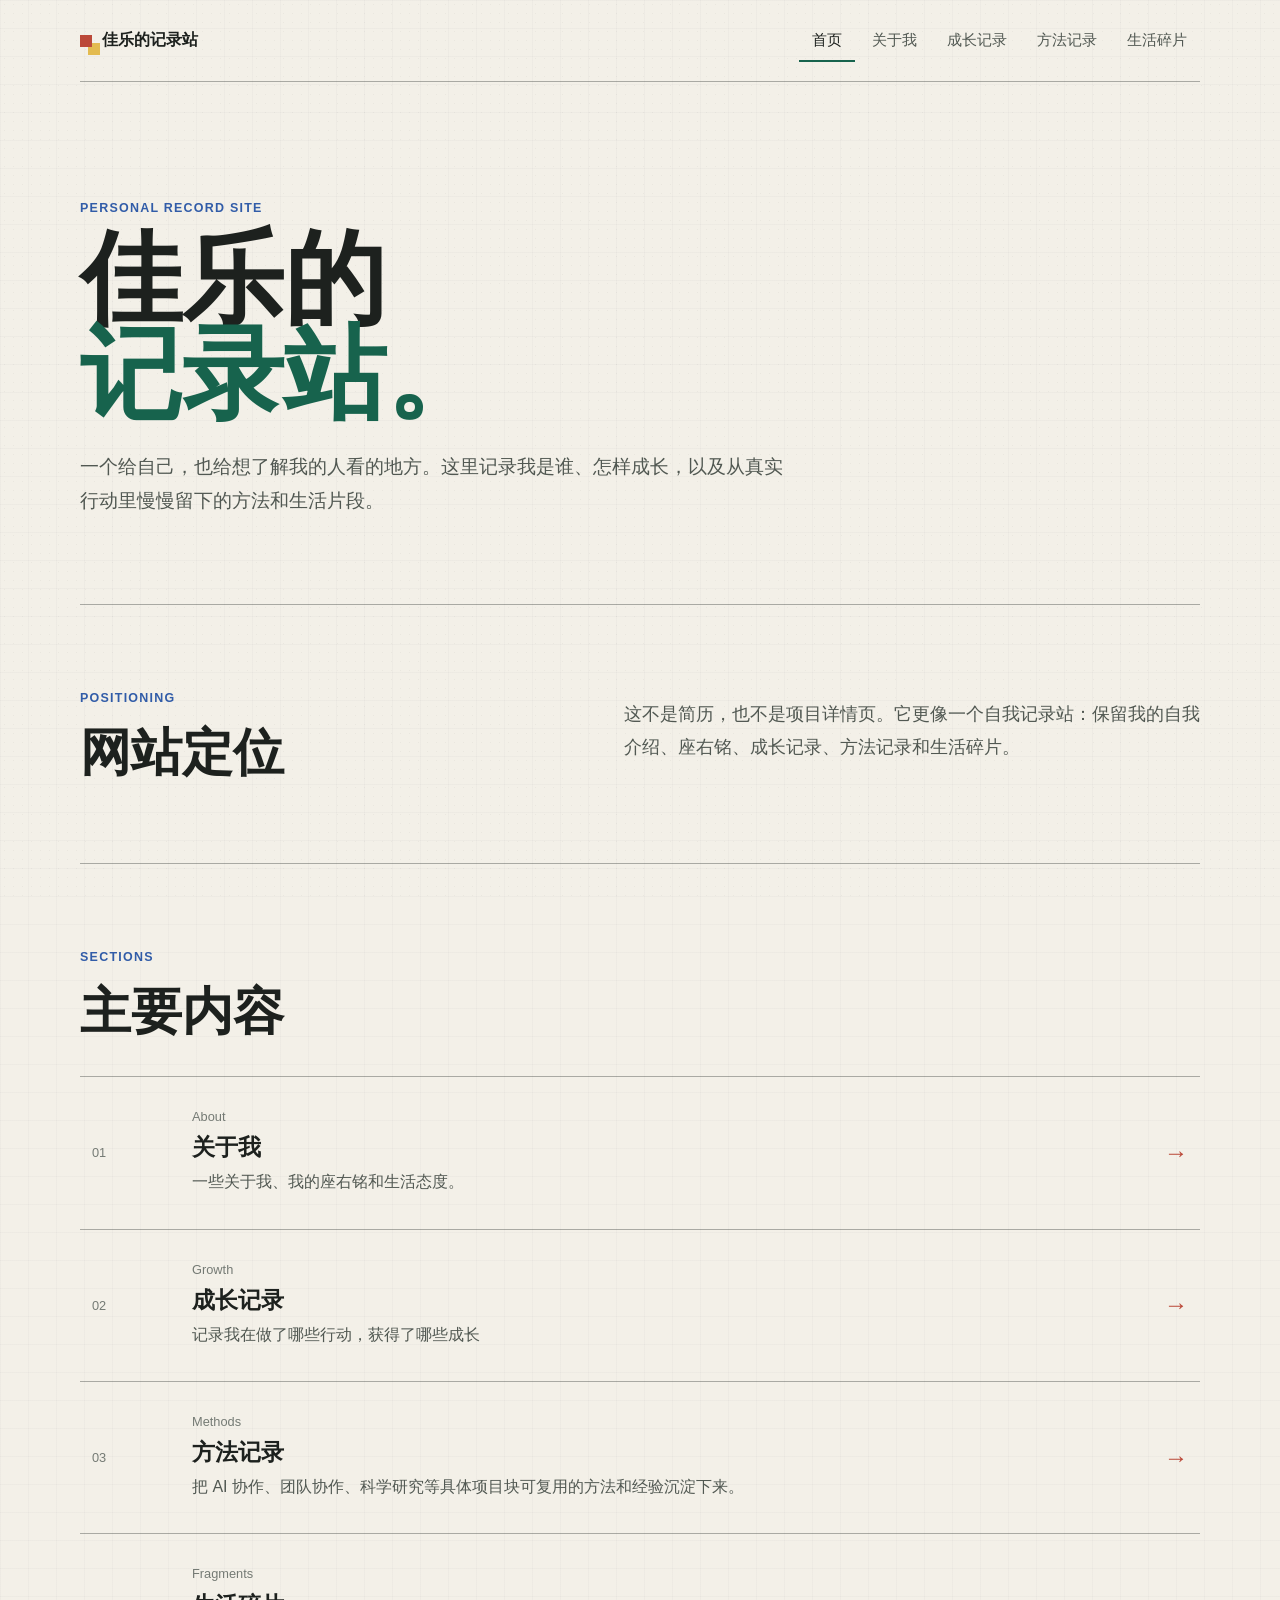
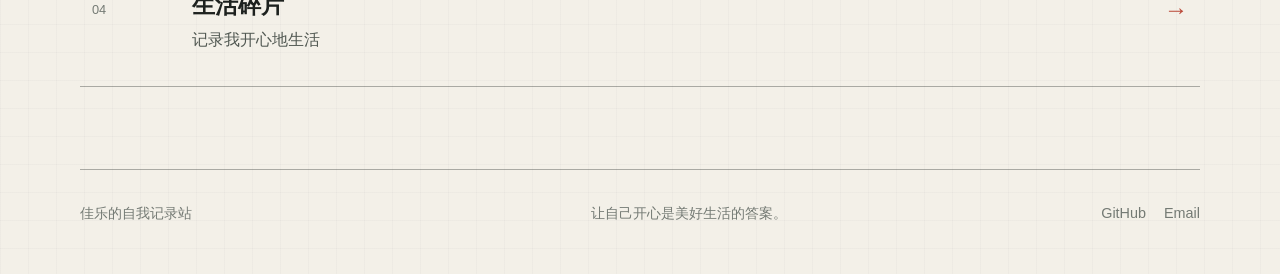
<file: index.html>
<!DOCTYPE html>
<html lang="zh-CN">
<head>
  <meta charset="UTF-8">
  <meta name="viewport" content="width=device-width, initial-scale=1.0">
  <meta name="description" content="佳乐的自我记录站，记录座右铭、努力、成果和生活碎片。">
  <title>佳乐的记录站</title>
  <link rel="stylesheet" href="css/styles.css">
</head>
<body data-page="home">
  <div class="grain" aria-hidden="true"></div>
  <div id="siteHeader"></div>

  <main>
    <section class="home-hero home-hero-simple shell">
      <div class="home-hero-copy" data-reveal>
        <p class="eyebrow">Personal record site</p>
        <h1>佳乐的<br><span>记录站。</span></h1>
        <p class="hero-summary">
          一个给自己，也给想了解我的人看的地方。这里记录我是谁、怎样成长，以及从真实行动里慢慢留下的方法和生活片段。
        </p>
      </div>
    </section>

    <section class="home-about shell section-rule" data-reveal>
      <div>
        <p class="eyebrow">Positioning</p>
        <h2>网站定位</h2>
      </div>
      <div class="prose-lead">
        <p>这不是简历，也不是项目详情页。它更像一个自我记录站：保留我的自我介绍、座右铭、成长记录、方法记录和生活碎片。</p>
      </div>
    </section>

    <section id="sections" class="path-section shell section-rule">
      <div class="section-heading" data-reveal>
        <p class="eyebrow">Sections</p>
        <h2>主要内容</h2>
      </div>
      <div class="path-grid">
        <a class="path-item" href="about.html" data-reveal>
          <span class="path-number">01</span>
          <div><p class="path-label">About</p><h3>关于我</h3><p>一些关于我、我的座右铭和生活态度。</p></div>
          <span class="path-arrow" aria-hidden="true">→</span>
        </a>
        <a class="path-item" href="efforts.html" data-reveal>
          <span class="path-number">02</span>
          <div><p class="path-label">Growth</p><h3>成长记录</h3><p>记录我在做了哪些行动，获得了哪些成长</p></div>
          <span class="path-arrow" aria-hidden="true">→</span>
        </a>
        <a class="path-item" href="results.html" data-reveal>
          <span class="path-number">03</span>
          <div><p class="path-label">Methods</p><h3>方法记录</h3><p>把 AI 协作、团队协作、科学研究等具体项目块可复用的方法和经验沉淀下来。</p></div>
          <span class="path-arrow" aria-hidden="true">→</span>
        </a>
        <a class="path-item" href="fragments.html" data-reveal>
          <span class="path-number">04</span>
          <div><p class="path-label">Fragments</p><h3>生活碎片</h3><p>记录我开心地生活</p></div>
          <span class="path-arrow" aria-hidden="true">→</span>
        </a>
      </div>
    </section>
  </main>

  <div id="siteFooter"></div>
  <script src="js/site.js"></script>
</body>
</html>
</file>
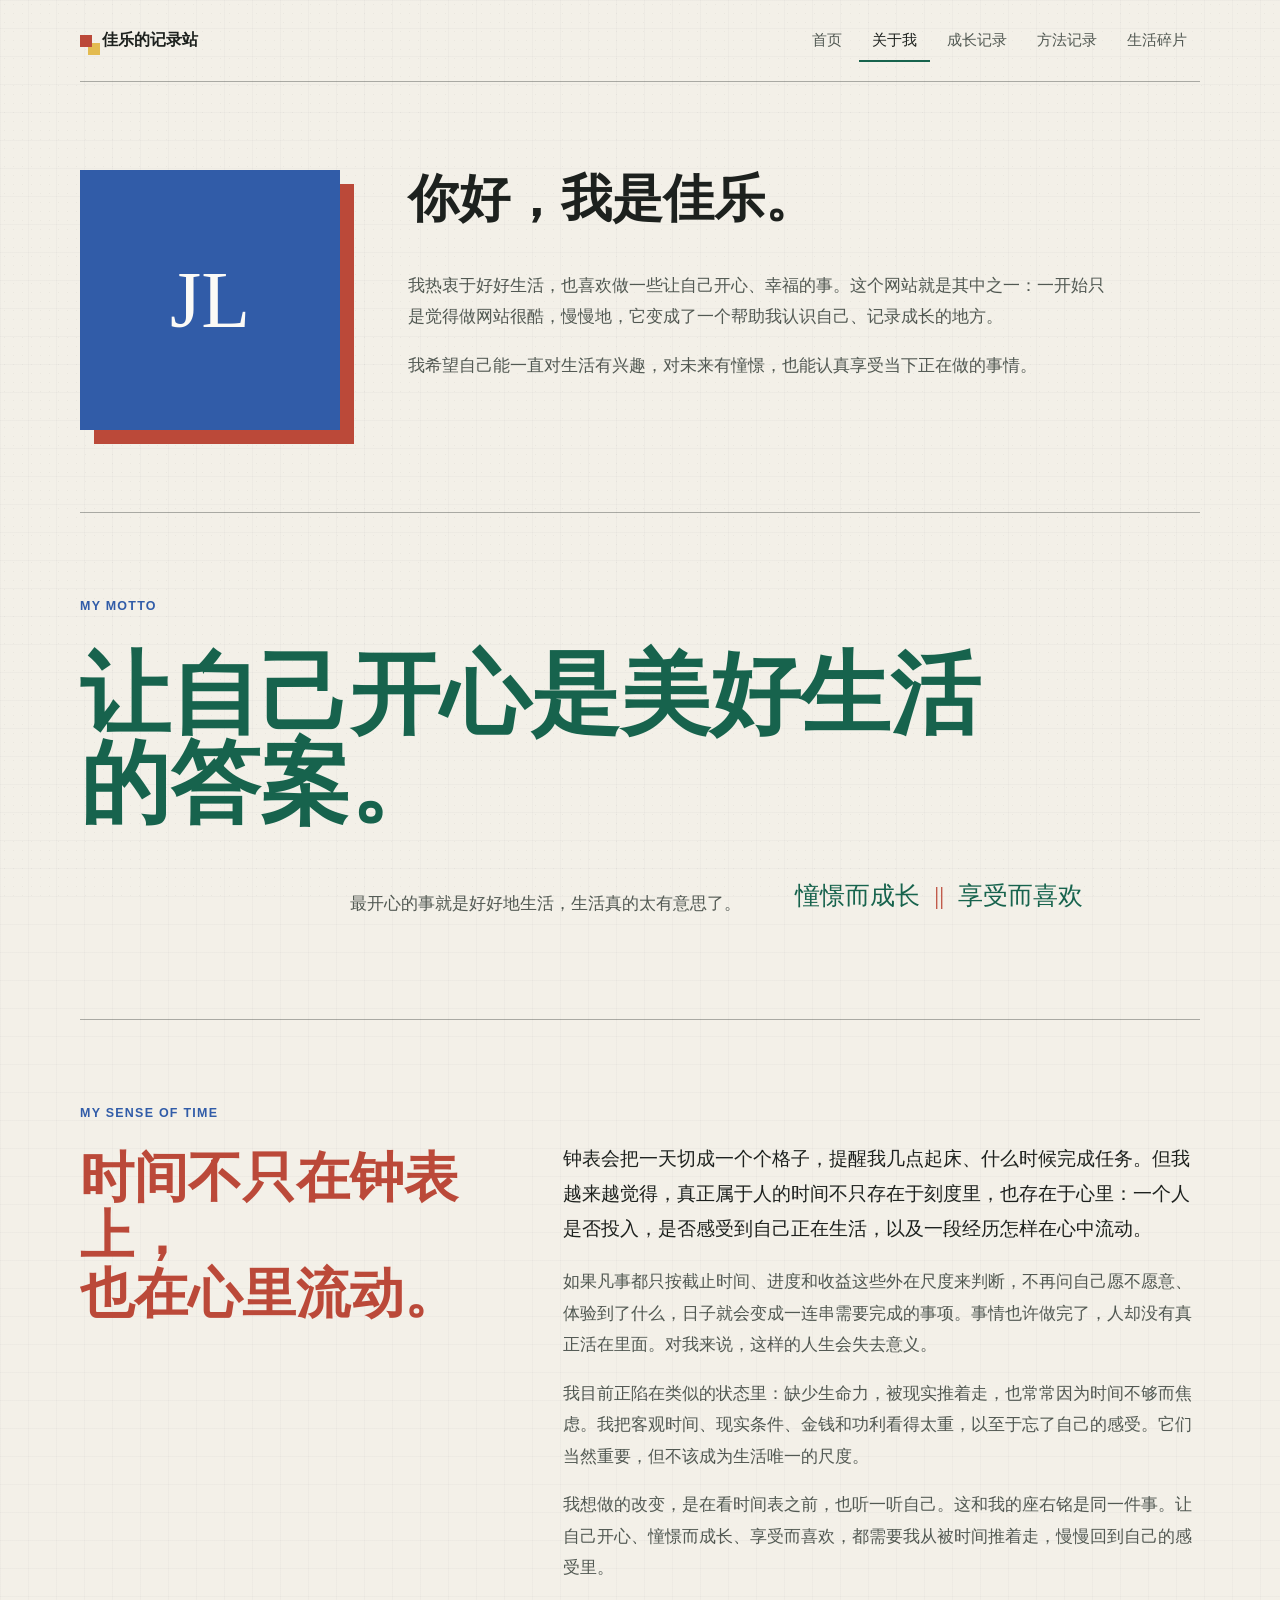
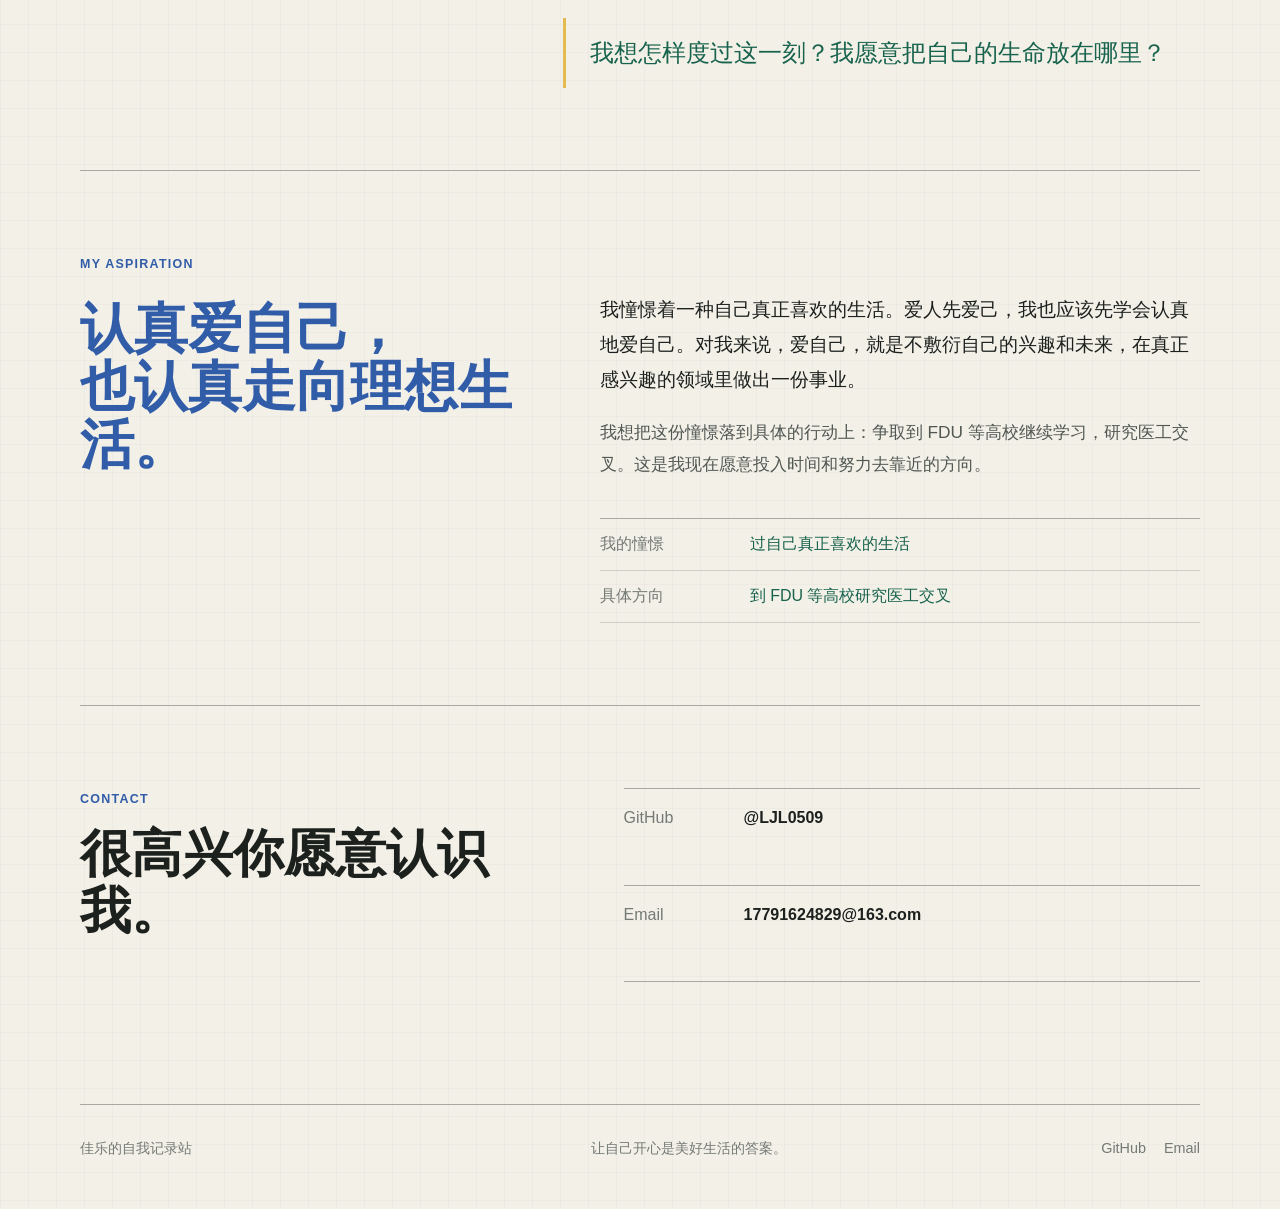
<file: about.html>
﻿<!DOCTYPE html>
<html lang="zh-CN">
<head>
  <meta charset="UTF-8">
  <meta name="viewport" content="width=device-width, initial-scale=1.0">
  <meta name="description" content="关于佳乐，以及这个个人记录站为什么存在。">
  <title>关于我 | 佳乐的记录站</title>
  <link rel="stylesheet" href="css/styles.css">
</head>
<body data-page="about">
  <div class="grain" aria-hidden="true"></div>
  <div id="siteHeader"></div>

  <main class="shell page-main">
    <section class="about-profile section-rule first-section" data-reveal>
      <div class="identity-mark" aria-hidden="true">JL</div>
      <div class="about-copy">
        <h2>你好，我是佳乐。</h2>
        <p>我热衷于好好生活，也喜欢做一些让自己开心、幸福的事。这个网站就是其中之一：一开始只是觉得做网站很酷，慢慢地，它变成了一个帮助我认识自己、记录成长的地方。</p>
        <p>我希望自己能一直对生活有兴趣，对未来有憧憬，也能认真享受当下正在做的事情。</p>
      </div>
    </section>

    <section class="motto-section section-rule" data-reveal>
      <p class="eyebrow">My motto</p>
      <blockquote>让自己开心是美好生活的答案。</blockquote>
      <div class="motto-explain motto-lines">
        <p>最开心的事就是好好地生活，生活真的太有意思了。</p>
        <p>憧憬而成长 <span aria-hidden="true">||</span> 享受而喜欢</p>
      </div>
    </section>

    <section class="time-view-section section-rule" data-reveal>
      <div class="time-view-heading">
        <p class="eyebrow">My sense of time</p>
        <h2>时间不只在钟表上，<br>也在心里流动。</h2>
      </div>
      <div class="time-view-copy">
        <p class="time-view-lead">钟表会把一天切成一个个格子，提醒我几点起床、什么时候完成任务。但我越来越觉得，真正属于人的时间不只存在于刻度里，也存在于心里：一个人是否投入，是否感受到自己正在生活，以及一段经历怎样在心中流动。</p>
        <p>如果凡事都只按截止时间、进度和收益这些外在尺度来判断，不再问自己愿不愿意、体验到了什么，日子就会变成一连串需要完成的事项。事情也许做完了，人却没有真正活在里面。对我来说，这样的人生会失去意义。</p>
        <p>我目前正陷在类似的状态里：缺少生命力，被现实推着走，也常常因为时间不够而焦虑。我把客观时间、现实条件、金钱和功利看得太重，以至于忘了自己的感受。它们当然重要，但不该成为生活唯一的尺度。</p>
        <p>我想做的改变，是在看时间表之前，也听一听自己。这和我的座右铭是同一件事。让自己开心、憧憬而成长、享受而喜欢，都需要我从被时间推着走，慢慢回到自己的感受里。</p>
        <p class="time-view-question">我想怎样度过这一刻？我愿意把自己的生命放在哪里？</p>
      </div>
    </section>

    <section class="aspiration-section section-rule" data-reveal>
      <div class="aspiration-heading">
        <p class="eyebrow">My aspiration</p>
        <h2>认真爱自己，<br>也认真走向理想生活。</h2>
      </div>
      <div class="aspiration-copy">
        <p>我憧憬着一种自己真正喜欢的生活。爱人先爱己，我也应该先学会认真地爱自己。对我来说，爱自己，就是不敷衍自己的兴趣和未来，在真正感兴趣的领域里做出一份事业。</p>
        <p>我想把这份憧憬落到具体的行动上：争取到 FDU 等高校继续学习，研究医工交叉。这是我现在愿意投入时间和努力去靠近的方向。</p>
        <dl class="aspiration-details">
          <div><dt>我的憧憬</dt><dd>过自己真正喜欢的生活</dd></div>
          <div><dt>具体方向</dt><dd>到 FDU 等高校研究医工交叉</dd></div>
        </dl>
      </div>
    </section>

    <section class="contact-section section-rule" data-reveal>
      <div>
        <p class="eyebrow">Contact</p>
        <h2>很高兴你愿意认识我。</h2>
      </div>
      <div class="contact-links">
        <a href="https://github.com/LJL0509" target="_blank" rel="noreferrer"><span>GitHub</span><strong>@LJL0509</strong></a>
        <a href="mailto:17791624829@163.com"><span>Email</span><strong>17791624829@163.com</strong></a>
      </div>
    </section>
  </main>

  <div id="siteFooter"></div>
  <script src="js/site.js"></script>
</body>
</html>
</file>
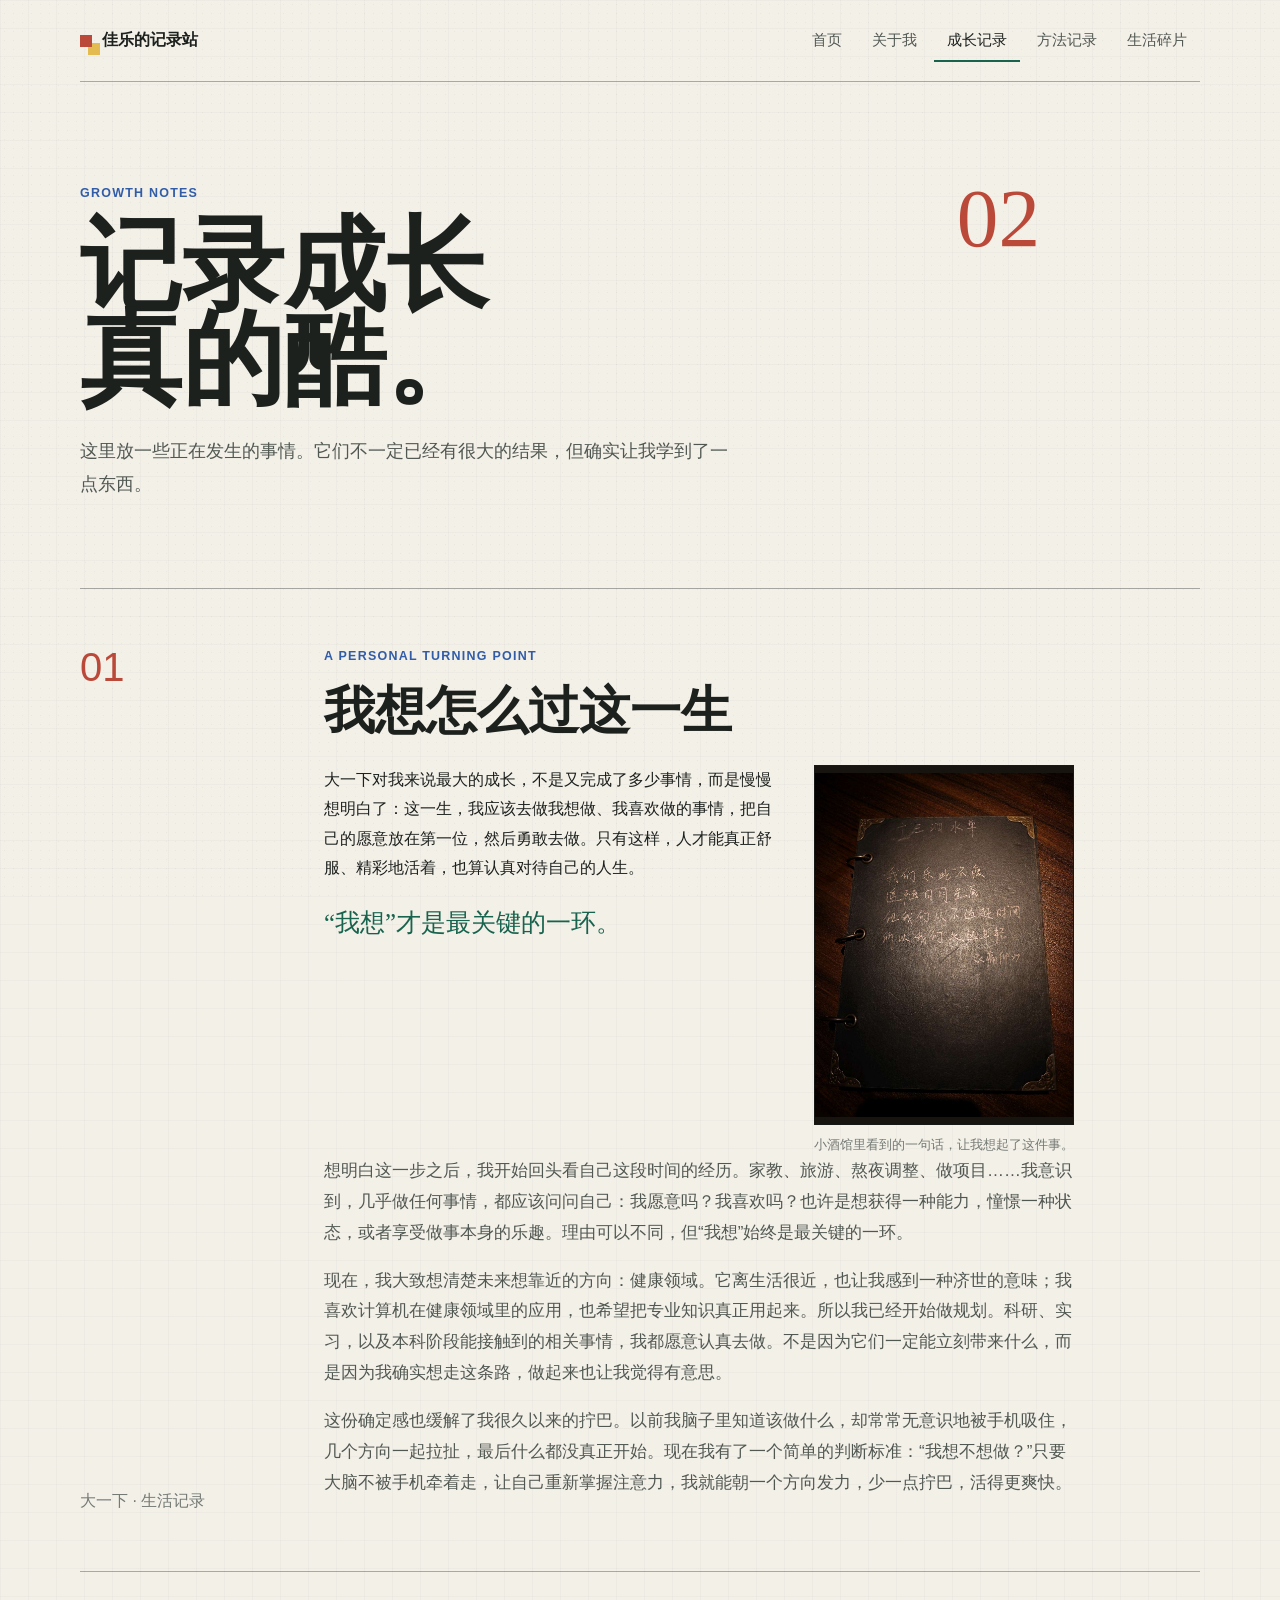
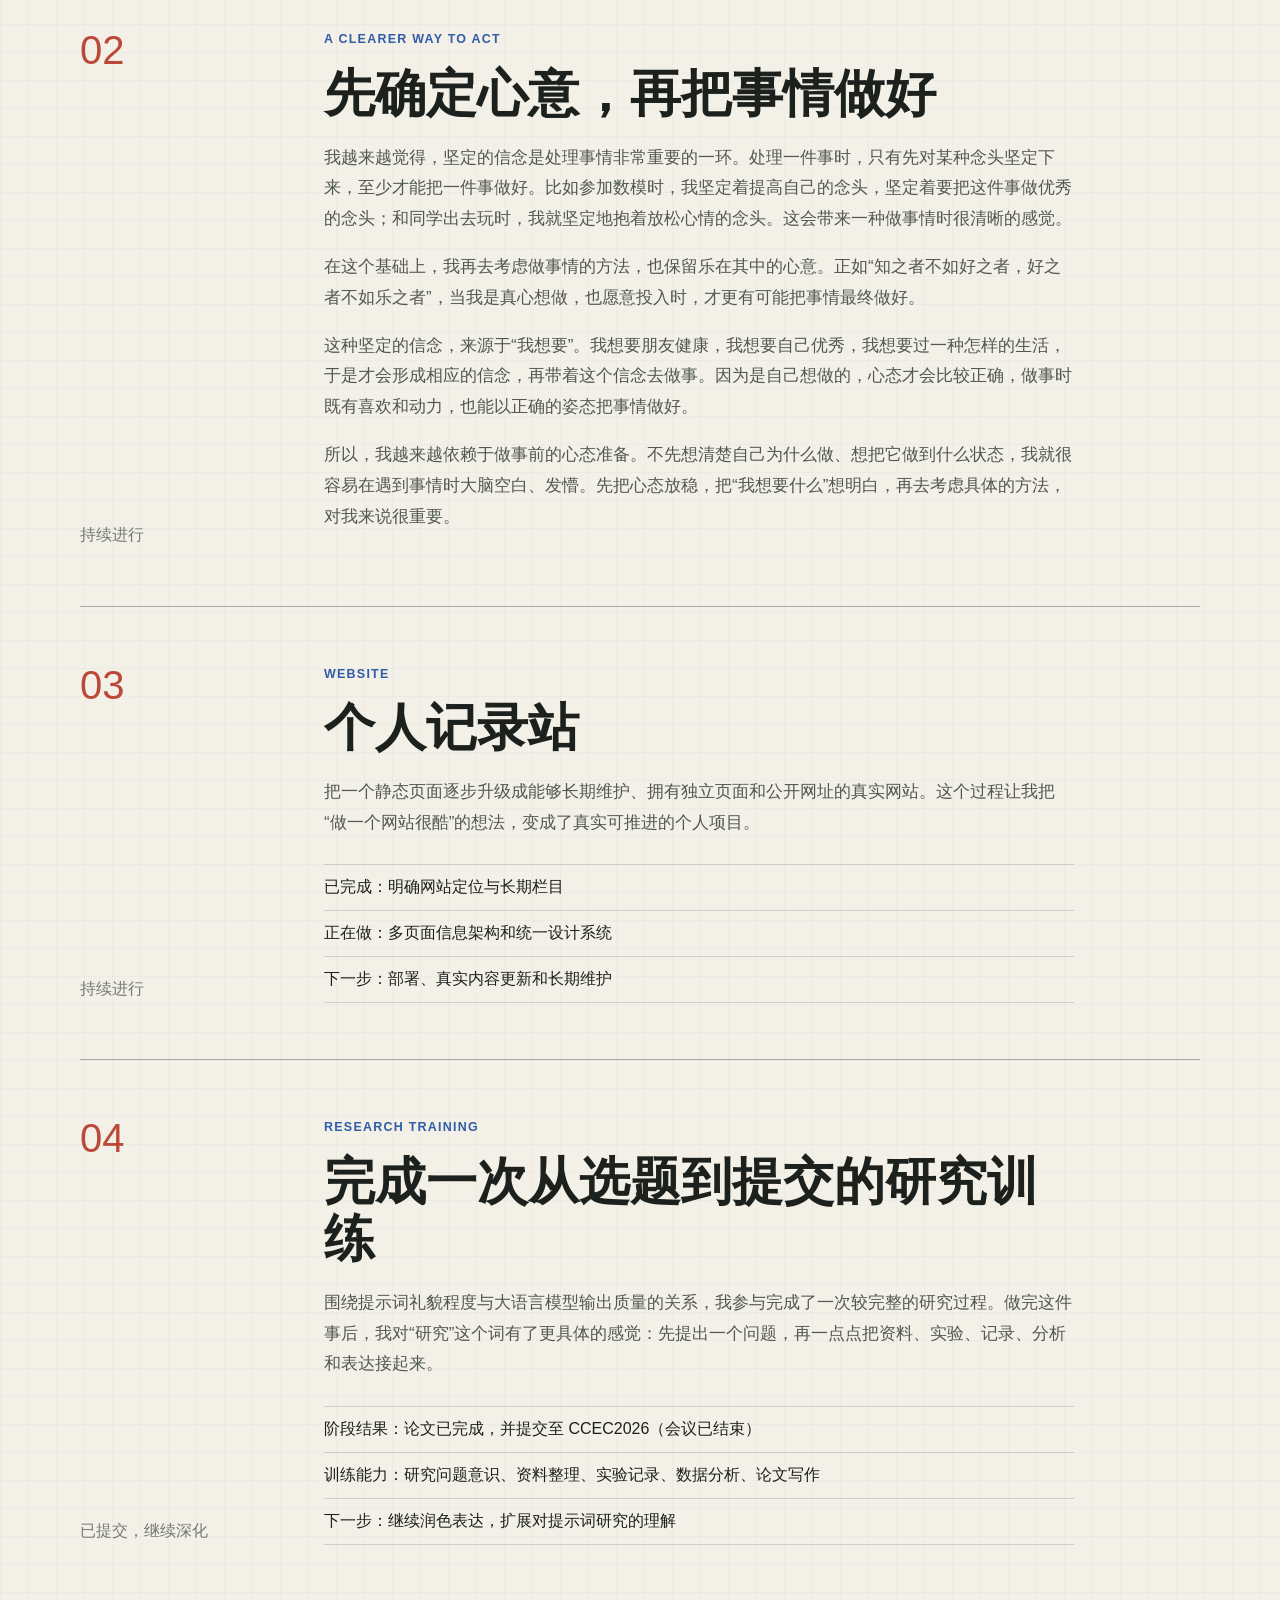
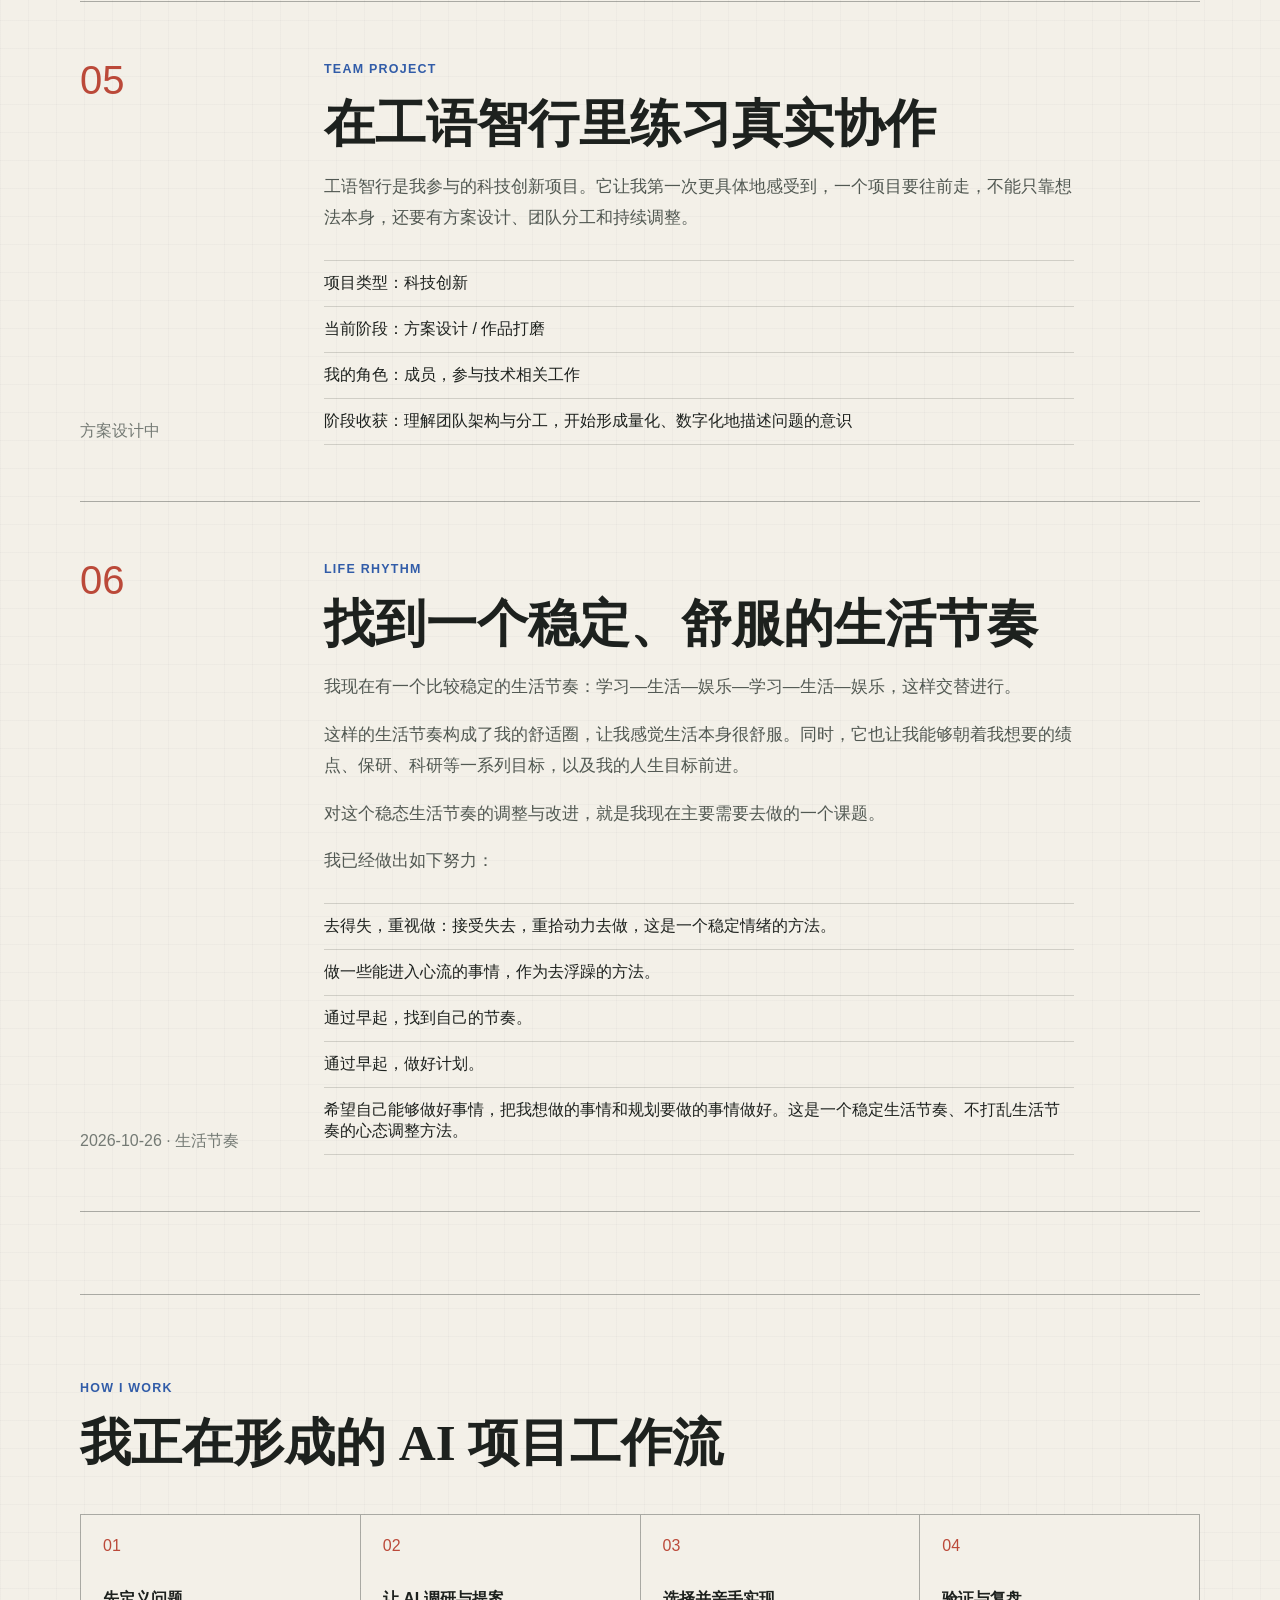
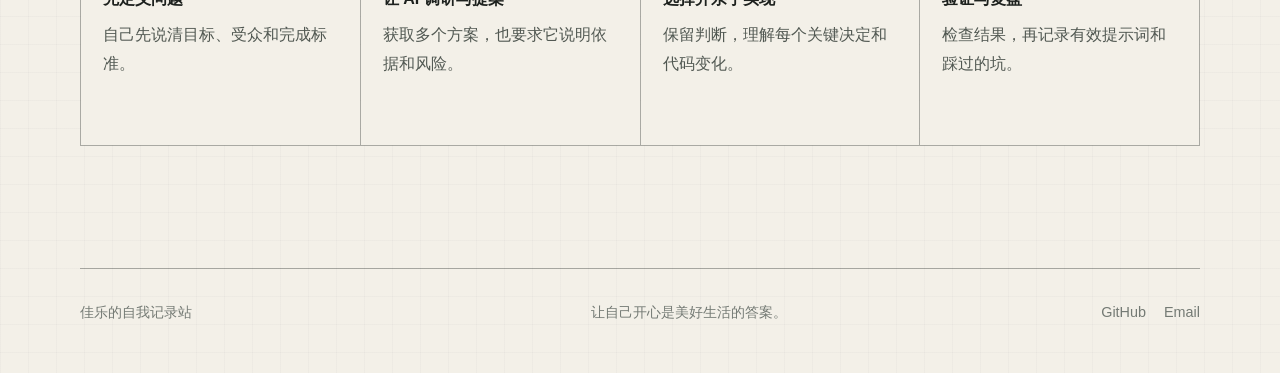
<file: efforts.html>
﻿<!DOCTYPE html>
<html lang="zh-CN">
<head>
  <meta charset="UTF-8">
  <meta name="viewport" content="width=device-width, initial-scale=1.0">
  <meta name="description" content="佳乐的成长记录，记录真实行动中的能力训练。">
  <title>成长记录 | 佳乐的记录站</title>
  <link rel="stylesheet" href="css/styles.css">
</head>
<body data-page="efforts">
  <div class="grain" aria-hidden="true"></div>
  <div id="siteHeader"></div>

  <main class="shell page-main">
    <header class="page-intro" data-reveal>
      <p class="eyebrow">Growth notes</p>
      <span class="page-index">02</span>
      <h1>记录成长<br>真的酷。</h1>
      <p>这里放一些正在发生的事情。它们不一定已经有很大的结果，但确实让我学到了一点东西。</p>
    </header>

    <section class="effort-list section-rule">
      <article class="effort-entry" data-reveal>
        <div class="effort-side"><span>01</span><p>大一下 · 生活记录</p></div>
        <div class="effort-main">
          <p class="eyebrow">A personal turning point</p>
          <h2>我想怎么过这一生</h2>
          <div class="effort-reflection-opening">
            <div>
              <p>大一下对我来说最大的成长，不是又完成了多少事情，而是慢慢想明白了：这一生，我应该去做我想做、我喜欢做的事情，把自己的愿意放在第一位，然后勇敢去做。只有这样，人才能真正舒服、精彩地活着，也算认真对待自己的人生。</p>
              <p class="reflection-quote">“我想”才是最关键的一环。</p>
            </div>
            <figure class="effort-reflection-figure">
              <img src="assets/fragments/20260731-tavern-note.jpeg" alt="小酒馆酒水单上写下的一段话">
              <figcaption>小酒馆里看到的一句话，让我想起了这件事。</figcaption>
            </figure>
          </div>
          <p>想明白这一步之后，我开始回头看自己这段时间的经历。家教、旅游、熬夜调整、做项目……我意识到，几乎做任何事情，都应该问问自己：我愿意吗？我喜欢吗？也许是想获得一种能力，憧憬一种状态，或者享受做事本身的乐趣。理由可以不同，但“我想”始终是最关键的一环。</p>
          <p>现在，我大致想清楚未来想靠近的方向：健康领域。它离生活很近，也让我感到一种济世的意味；我喜欢计算机在健康领域里的应用，也希望把专业知识真正用起来。所以我已经开始做规划。科研、实习，以及本科阶段能接触到的相关事情，我都愿意认真去做。不是因为它们一定能立刻带来什么，而是因为我确实想走这条路，做起来也让我觉得有意思。</p>
          <p>这份确定感也缓解了我很久以来的拧巴。以前我脑子里知道该做什么，却常常无意识地被手机吸住，几个方向一起拉扯，最后什么都没真正开始。现在我有了一个简单的判断标准：“我想不想做？”只要大脑不被手机牵着走，让自己重新掌握注意力，我就能朝一个方向发力，少一点拧巴，活得更爽快。</p>
        </div>
      </article>

      <article class="effort-entry" data-reveal>
        <div class="effort-side"><span>02</span><p>持续进行</p></div>
        <div class="effort-main">
          <p class="eyebrow">A clearer way to act</p>
          <h2>先确定心意，再把事情做好</h2>
          <p>我越来越觉得，坚定的信念是处理事情非常重要的一环。处理一件事时，只有先对某种念头坚定下来，至少才能把一件事做好。比如参加数模时，我坚定着提高自己的念头，坚定着要把这件事做优秀的念头；和同学出去玩时，我就坚定地抱着放松心情的念头。这会带来一种做事情时很清晰的感觉。</p>
          <p>在这个基础上，我再去考虑做事情的方法，也保留乐在其中的心意。正如“知之者不如好之者，好之者不如乐之者”，当我是真心想做，也愿意投入时，才更有可能把事情最终做好。</p>
          <p>这种坚定的信念，来源于“我想要”。我想要朋友健康，我想要自己优秀，我想要过一种怎样的生活，于是才会形成相应的信念，再带着这个信念去做事。因为是自己想做的，心态才会比较正确，做事时既有喜欢和动力，也能以正确的姿态把事情做好。</p>
          <p>所以，我越来越依赖于做事前的心态准备。不先想清楚自己为什么做、想把它做到什么状态，我就很容易在遇到事情时大脑空白、发懵。先把心态放稳，把“我想要什么”想明白，再去考虑具体的方法，对我来说很重要。</p>
        </div>
      </article>

      <article class="effort-entry" data-reveal>
        <div class="effort-side"><span>03</span><p>持续进行</p></div>
        <div class="effort-main">
          <p class="eyebrow">Website</p>
          <h2>个人记录站</h2>
          <p>把一个静态页面逐步升级成能够长期维护、拥有独立页面和公开网址的真实网站。这个过程让我把“做一个网站很酷”的想法，变成了真实可推进的个人项目。</p>
          <ul class="plain-list">
            <li>已完成：明确网站定位与长期栏目</li>
            <li>正在做：多页面信息架构和统一设计系统</li>
            <li>下一步：部署、真实内容更新和长期维护</li>
          </ul>
        </div>
      </article>

      <article class="effort-entry" data-reveal>
        <div class="effort-side"><span>04</span><p>已提交，继续深化</p></div>
        <div class="effort-main">
          <p class="eyebrow">Research training</p>
          <h2>完成一次从选题到提交的研究训练</h2>
          <p>围绕提示词礼貌程度与大语言模型输出质量的关系，我参与完成了一次较完整的研究过程。做完这件事后，我对“研究”这个词有了更具体的感觉：先提出一个问题，再一点点把资料、实验、记录、分析和表达接起来。</p>
          <ul class="plain-list">
            <li>阶段结果：论文已完成，并提交至 CCEC2026（会议已结束）</li>
            <li>训练能力：研究问题意识、资料整理、实验记录、数据分析、论文写作</li>
            <li>下一步：继续润色表达，扩展对提示词研究的理解</li>
          </ul>
        </div>
      </article>

      <article class="effort-entry" data-reveal>
        <div class="effort-side"><span>05</span><p>方案设计中</p></div>
        <div class="effort-main">
          <p class="eyebrow">Team project</p>
          <h2>在工语智行里练习真实协作</h2>
          <p>工语智行是我参与的科技创新项目。它让我第一次更具体地感受到，一个项目要往前走，不能只靠想法本身，还要有方案设计、团队分工和持续调整。</p>
          <ul class="plain-list">
            <li>项目类型：科技创新</li>
            <li>当前阶段：方案设计 / 作品打磨</li>
            <li>我的角色：成员，参与技术相关工作</li>
            <li>阶段收获：理解团队架构与分工，开始形成量化、数字化地描述问题的意识</li>
          </ul>
        </div>
      </article>

      <article id="life-rhythm-20261026" class="effort-entry" data-reveal>
        <div class="effort-side"><span>06</span><p><time datetime="2026-10-26">2026-10-26</time> · 生活节奏</p></div>
        <div class="effort-main">
          <p class="eyebrow">Life rhythm</p>
          <h2>找到一个稳定、舒服的生活节奏</h2>
          <p>我现在有一个比较稳定的生活节奏：学习—生活—娱乐—学习—生活—娱乐，这样交替进行。</p>
          <p>这样的生活节奏构成了我的舒适圈，让我感觉生活本身很舒服。同时，它也让我能够朝着我想要的绩点、保研、科研等一系列目标，以及我的人生目标前进。</p>
          <p>对这个稳态生活节奏的调整与改进，就是我现在主要需要去做的一个课题。</p>
          <p>我已经做出如下努力：</p>
          <ul class="plain-list">
            <li>去得失，重视做：接受失去，重拾动力去做，这是一个稳定情绪的方法。</li>
            <li>做一些能进入心流的事情，作为去浮躁的方法。</li>
            <li>通过早起，找到自己的节奏。</li>
            <li>通过早起，做好计划。</li>
            <li>希望自己能够做好事情，把我想做的事情和规划要做的事情做好。这是一个稳定生活节奏、不打乱生活节奏的心态调整方法。</li>
          </ul>
        </div>
      </article>

    </section>

    <section class="method-section section-rule" data-reveal>
      <p class="eyebrow">How I work</p>
      <h2>我正在形成的 AI 项目工作流</h2>
      <ol class="method-grid">
        <li><span>01</span><strong>先定义问题</strong><p>自己先说清目标、受众和完成标准。</p></li>
        <li><span>02</span><strong>让 AI 调研与提案</strong><p>获取多个方案，也要求它说明依据和风险。</p></li>
        <li><span>03</span><strong>选择并亲手实现</strong><p>保留判断，理解每个关键决定和代码变化。</p></li>
        <li><span>04</span><strong>验证与复盘</strong><p>检查结果，再记录有效提示词和踩过的坑。</p></li>
      </ol>
    </section>
  </main>

  <div id="siteFooter"></div>
  <script src="js/site.js"></script>
</body>
</html>
</file>
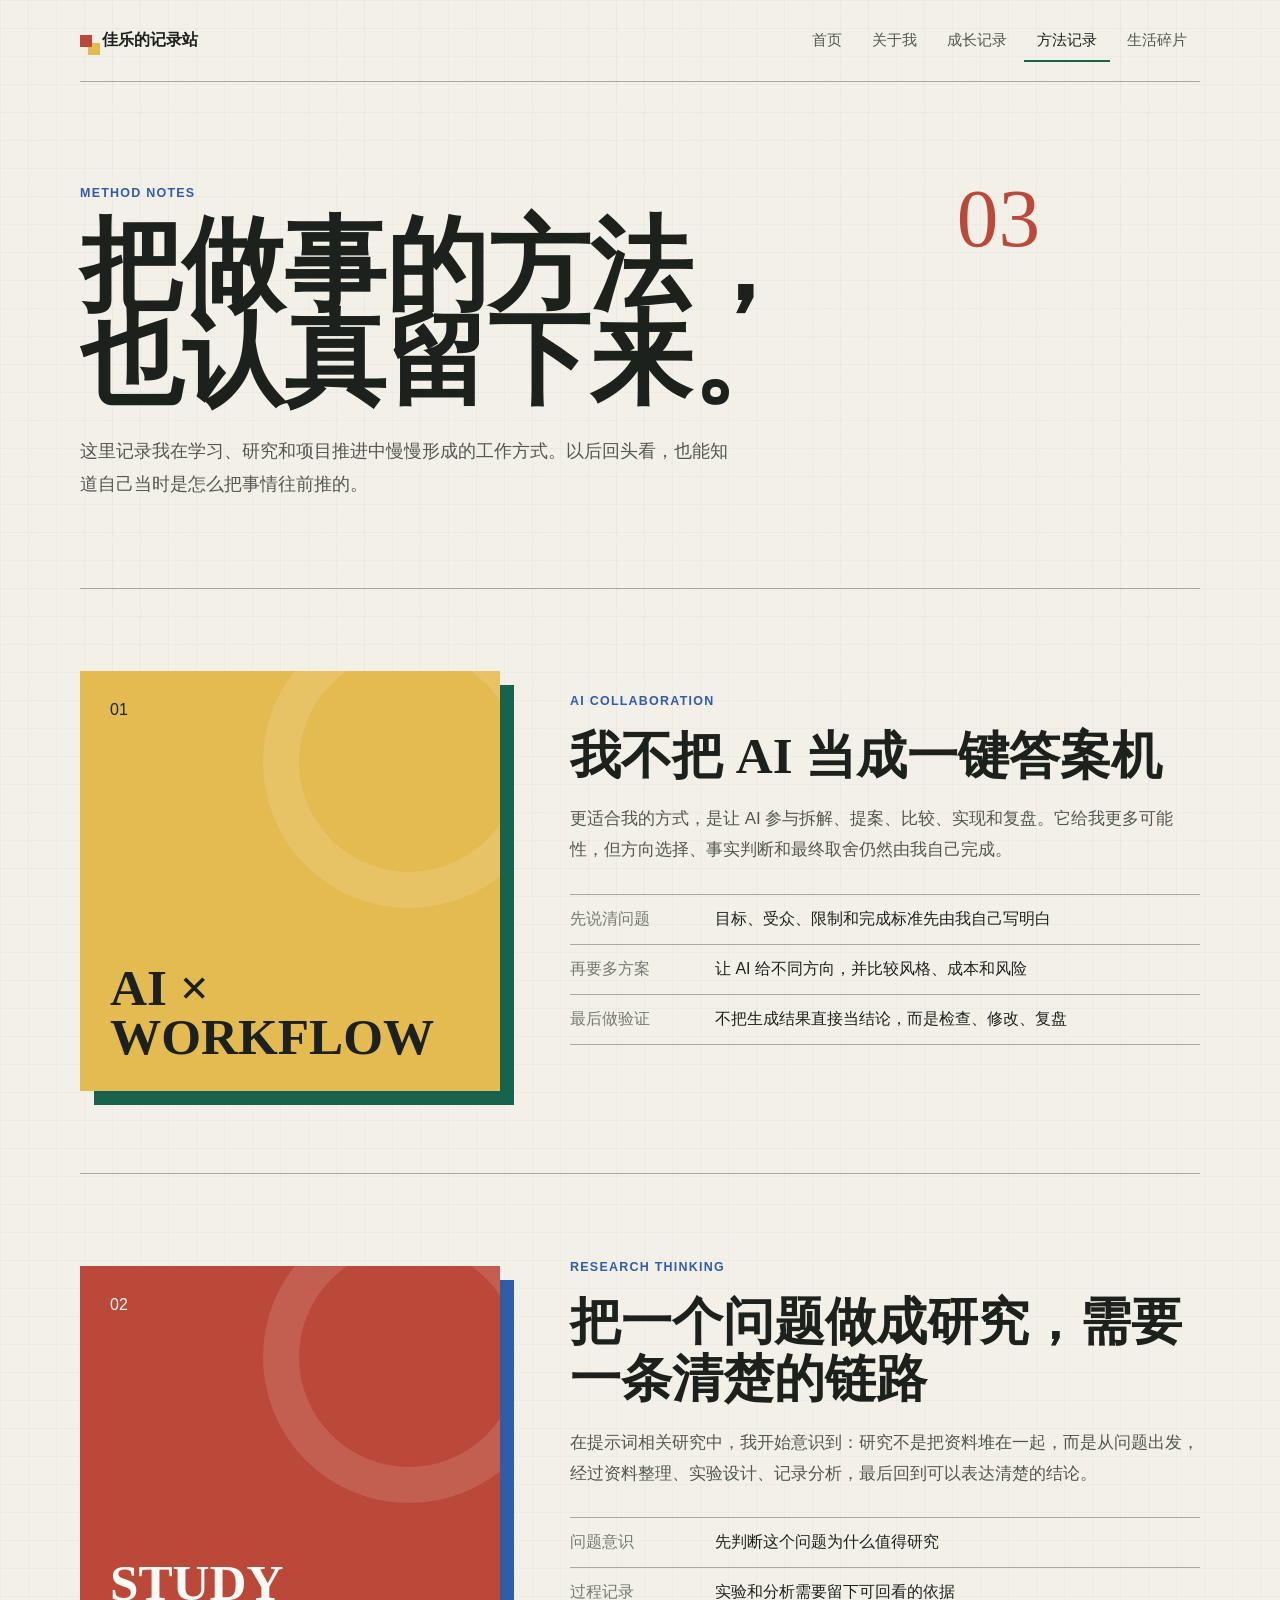
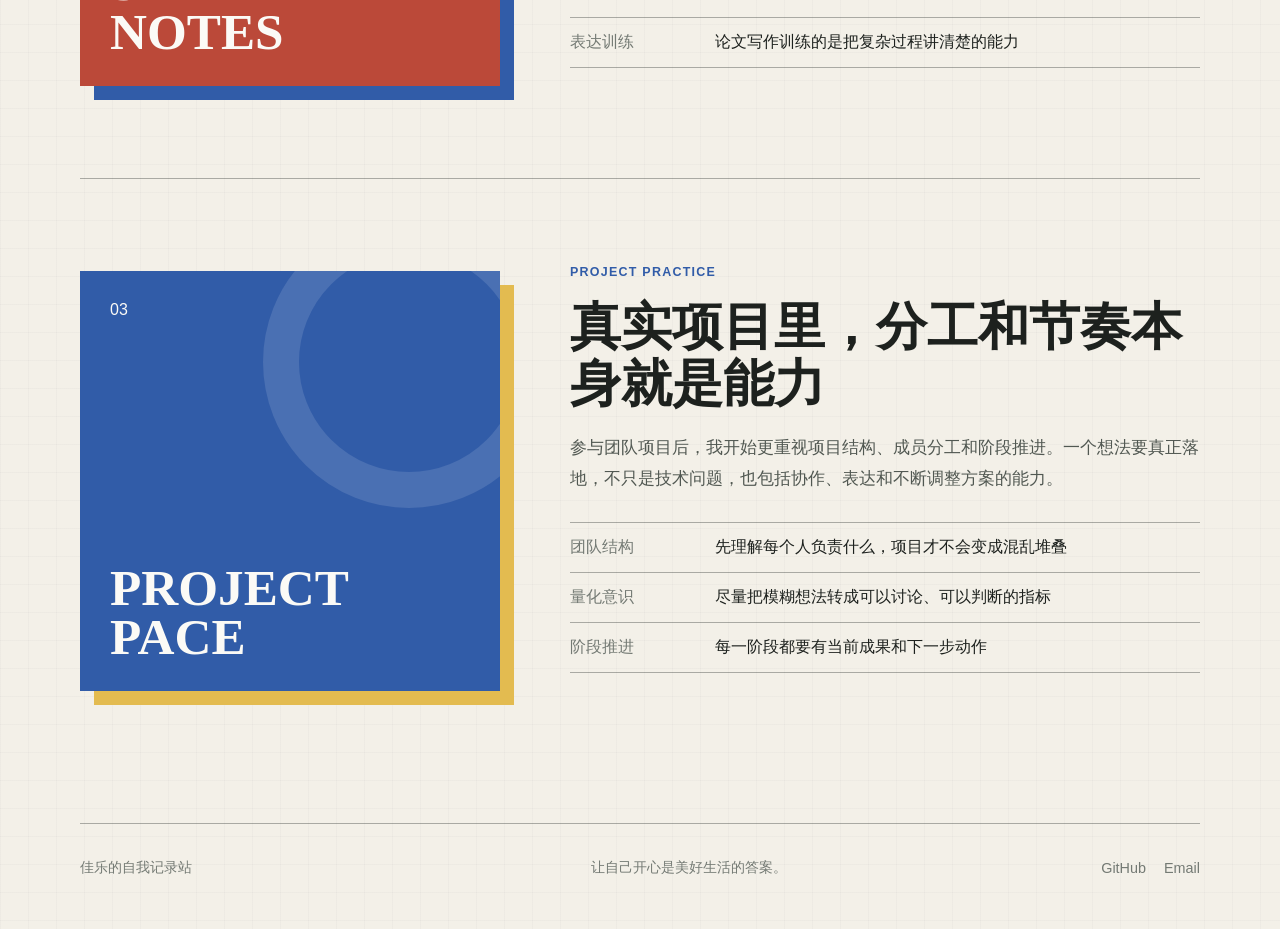
<file: results.html>
<!DOCTYPE html>
<html lang="zh-CN">
<head>
  <meta charset="UTF-8">
  <meta name="viewport" content="width=device-width, initial-scale=1.0">
  <meta name="description" content="佳乐的方法记录，沉淀 AI 协作、项目推进和学习复盘的方法。">
  <title>方法记录 | 佳乐的记录站</title>
  <link rel="stylesheet" href="css/styles.css">
</head>
<body data-page="results">
  <div class="grain" aria-hidden="true"></div>
  <div id="siteHeader"></div>

  <main class="shell page-main">
    <header class="page-intro" data-reveal>
      <p class="eyebrow">Method notes</p>
      <span class="page-index">03</span>
      <h1>把做事的方法，<br>也认真留下来。</h1>
      <p>这里记录我在学习、研究和项目推进中慢慢形成的工作方式。以后回头看，也能知道自己当时是怎么把事情往前推的。</p>
    </header>

    <section class="result-feature section-rule" data-reveal>
      <div class="result-visual result-visual-method">
        <span>01</span>
        <strong>AI ×<br>WORKFLOW</strong>
      </div>
      <div class="result-copy">
        <p class="eyebrow">AI collaboration</p>
        <h2>我不把 AI 当成一键答案机</h2>
        <p>更适合我的方式，是让 AI 参与拆解、提案、比较、实现和复盘。它给我更多可能性，但方向选择、事实判断和最终取舍仍然由我自己完成。</p>
        <dl class="result-facts">
          <div><dt>先说清问题</dt><dd>目标、受众、限制和完成标准先由我自己写明白</dd></div>
          <div><dt>再要多方案</dt><dd>让 AI 给不同方向，并比较风格、成本和风险</dd></div>
          <div><dt>最后做验证</dt><dd>不把生成结果直接当结论，而是检查、修改、复盘</dd></div>
        </dl>
      </div>
    </section>

    <section class="result-feature section-rule" data-reveal>
      <div class="result-visual result-visual-research">
        <span>02</span>
        <strong>STUDY<br>NOTES</strong>
      </div>
      <div class="result-copy">
        <p class="eyebrow">Research thinking</p>
        <h2>把一个问题做成研究，需要一条清楚的链路</h2>
        <p>在提示词相关研究中，我开始意识到：研究不是把资料堆在一起，而是从问题出发，经过资料整理、实验设计、记录分析，最后回到可以表达清楚的结论。</p>
        <dl class="result-facts">
          <div><dt>问题意识</dt><dd>先判断这个问题为什么值得研究</dd></div>
          <div><dt>过程记录</dt><dd>实验和分析需要留下可回看的依据</dd></div>
          <div><dt>表达训练</dt><dd>论文写作训练的是把复杂过程讲清楚的能力</dd></div>
        </dl>
      </div>
    </section>

    <section class="result-feature section-rule" data-reveal>
      <div class="result-visual result-visual-site">
        <span>03</span>
        <strong>PROJECT<br>PACE</strong>
      </div>
      <div class="result-copy">
        <p class="eyebrow">Project practice</p>
        <h2>真实项目里，分工和节奏本身就是能力</h2>
        <p>参与团队项目后，我开始更重视项目结构、成员分工和阶段推进。一个想法要真正落地，不只是技术问题，也包括协作、表达和不断调整方案的能力。</p>
        <dl class="result-facts">
          <div><dt>团队结构</dt><dd>先理解每个人负责什么，项目才不会变成混乱堆叠</dd></div>
          <div><dt>量化意识</dt><dd>尽量把模糊想法转成可以讨论、可以判断的指标</dd></div>
          <div><dt>阶段推进</dt><dd>每一阶段都要有当前成果和下一步动作</dd></div>
        </dl>
      </div>
    </section>
  </main>

  <div id="siteFooter"></div>
  <script src="js/site.js"></script>
</body>
</html>
</file>
<file: css/styles.css>
:root {
  --paper: #f3f0e8;
  --paper-deep: #e5e0d4;
  --paper-light: #fbfaf6;
  --ink: #1d211e;
  --ink-soft: #515852;
  --ink-faint: #747a74;
  --line: rgba(29, 33, 30, 0.16);
  --line-strong: rgba(29, 33, 30, 0.34);
  --green: #17634d;
  --red: #bb4939;
  --blue: #315ca8;
  --yellow: #e3bb50;
  --shadow: 0 22px 52px rgba(29, 33, 30, 0.09);
}

* { box-sizing: border-box; }
html { scroll-behavior: smooth; }
body {
  margin: 0;
  color: var(--ink);
  background:
    linear-gradient(rgba(29, 33, 30, 0.025) 1px, transparent 1px),
    linear-gradient(90deg, rgba(29, 33, 30, 0.025) 1px, transparent 1px),
    var(--paper);
  background-size: 28px 28px;
  font-family: "Aptos", "Segoe UI", "PingFang SC", "Microsoft YaHei", sans-serif;
}
a { color: inherit; text-decoration: none; }
img { display: block; max-width: 100%; }
button { font: inherit; }
.grain {
  position: fixed;
  inset: 0;
  z-index: -1;
  pointer-events: none;
  opacity: 0.16;
  background-image: radial-gradient(rgba(29, 33, 30, 0.25) 0.55px, transparent 0.55px);
  background-size: 9px 9px;
}
.shell {
  width: min(1120px, calc(100% - 40px));
  margin-inline: auto;
}
.site-header {
  position: relative;
  z-index: 20;
  display: flex;
  align-items: center;
  justify-content: space-between;
  gap: 28px;
  min-height: 82px;
  border-bottom: 1px solid var(--line-strong);
}
.wordmark {
  display: inline-flex;
  align-items: center;
  gap: 10px;
  font-family: "Palatino Linotype", "STSong", serif;
  font-weight: 700;
}
.wordmark-dot {
  width: 12px;
  height: 12px;
  background: var(--red);
  box-shadow: 8px 8px 0 var(--yellow);
}
.main-nav {
  display: flex;
  align-items: center;
  gap: 4px;
}
.main-nav a {
  min-height: 42px;
  padding: 11px 13px 9px;
  color: var(--ink-soft);
  border-bottom: 2px solid transparent;
  font-size: 0.94rem;
}
.main-nav a:hover,
.main-nav a.is-current {
  color: var(--ink);
  border-color: var(--green);
}
.eyebrow {
  margin: 0 0 14px;
  color: var(--blue);
  font-size: 0.78rem;
  font-weight: 700;
  text-transform: uppercase;
  letter-spacing: 0.1em;
}
 h1, h2, h3, blockquote { font-family: "Palatino Linotype", "Book Antiqua", "STSong", serif; font-weight: 700; letter-spacing: 0; }
 h1, h2, h3, p, blockquote { margin-top: 0; }
h2 { font-size: clamp(2rem, 4vw, 3.35rem); line-height: 1.12; }
h3 { font-size: 1.45rem; }
p { line-height: 1.82; }
.section-rule { padding-block: 82px; border-top: 1px solid var(--line-strong); }
.first-section {
  border-top: 0;
  padding-top: 88px;
}
.home-hero {
  display: grid;
  grid-template-columns: minmax(0, 1.15fr) minmax(360px, 0.85fr);
  gap: 64px;
  align-items: center;
  min-height: calc(100vh - 82px);
  padding-block: 64px;
}
.home-hero-simple {
  grid-template-columns: 1fr;
  min-height: clamp(420px, 58vh, 600px);
  align-items: end;
  padding-block: 56px 68px;
}
.home-hero-simple .home-hero-copy {
  max-width: 860px;
}
.home-hero-copy h1,
.page-intro h1 {
  margin-bottom: 28px;
  font-size: clamp(3.8rem, 8vw, 7.2rem);
  line-height: 0.92;
}
.home-hero-copy h1 span { color: var(--green); }
.hero-summary { max-width: 600px; color: var(--ink-soft); font-size: 1.1rem; }
.home-hero-simple .hero-summary {
  max-width: 720px;
  font-size: 1.16rem;
}
.hero-actions { display: flex; flex-wrap: wrap; align-items: center; gap: 22px; margin-top: 34px; }
.primary-link {
  display: inline-flex; align-items: center; justify-content: center;
  min-height: 48px; padding: 12px 18px; color: var(--paper-light);
  background: var(--ink); border: 1px solid var(--ink); border-radius: 3px;
  transition: transform 180ms ease, background 180ms ease;
}
.primary-link:hover { transform: translateY(-2px); background: var(--green); }
.text-link {
  display: inline-flex; align-items: center; gap: 9px; min-height: 44px;
  color: var(--green); border-bottom: 1px solid currentColor;
}
.motto-poster {
  position: relative; padding: 38px; overflow: hidden; color: var(--paper-light);
  background: var(--green); box-shadow: 16px 16px 0 var(--yellow);
}
.motto-poster::after {
  content: ""; position: absolute; right: -45px; top: -45px; width: 140px; height: 140px;
  border: 30px solid rgba(255, 255, 255, 0.1); border-radius: 50%;
}
.poster-kicker { font-size: 0.78rem; text-transform: uppercase; letter-spacing: 0.1em; }
.motto-poster blockquote { margin: 54px 0 30px; font-size: clamp(2.8rem, 5vw, 4.5rem); line-height: 1.02; }
.motto-poster p { color: rgba(255, 255, 255, 0.82); }
.poster-tags { display: flex; flex-wrap: wrap; gap: 10px; margin-top: 32px; }
.poster-tags span { padding: 7px 10px; border: 1px solid rgba(255, 255, 255, 0.32); font-size: 0.88rem; }
.home-about,
.two-column-section,
.contact-section,
.update-note { display: grid; grid-template-columns: minmax(0, 0.9fr) minmax(340px, 1.1fr); gap: 72px; }
.home-about h2,
.section-heading h2,
.now-line h2 { margin-bottom: 0; }
.prose-lead { align-self: end; }
.prose-lead p { color: var(--ink-soft); font-size: 1.12rem; }
.section-heading { margin-bottom: 36px; }
.path-grid { border-top: 1px solid var(--line-strong); }
.path-item {
  display: grid; grid-template-columns: 72px minmax(0, 1fr) auto; gap: 28px; align-items: center;
  padding: 28px 12px; border-bottom: 1px solid var(--line-strong);
  transition: padding 180ms ease, background 180ms ease;
}
.path-item:hover { padding-inline: 22px; background: rgba(255, 255, 255, 0.42); }
.path-number,
.path-label { color: var(--ink-faint); font-size: 0.8rem; }
.path-item h3,
.path-item p { margin-bottom: 4px; }
.path-item div > p:last-child { color: var(--ink-soft); }
.path-arrow { color: var(--red); font-size: 1.5rem; }
.now-line { display: grid; grid-template-columns: minmax(0, 1fr) auto auto; gap: 28px; align-items: center; }
.now-line p { margin: 0; color: var(--ink-soft); }
.page-main { padding-bottom: 40px; }
.page-intro { position: relative; max-width: 960px; min-height: 400px; padding-block: 100px 70px; }
.page-intro h1 { max-width: 900px; }
.page-intro > p:last-child { max-width: 660px; color: var(--ink-soft); font-size: 1.12rem; }
.page-index { position: absolute; top: 88px; right: 0; color: var(--red); font-family: "Palatino Linotype", serif; font-size: 5.2rem; }
.about-profile { display: grid; grid-template-columns: 260px minmax(0, 1fr); gap: 68px; align-items: start; }
.identity-mark {
  display: grid; place-items: center; aspect-ratio: 1; color: var(--paper-light);
  background: var(--blue); font-family: "Palatino Linotype", serif; font-size: 5rem; box-shadow: 14px 14px 0 var(--red);
}
.about-copy { max-width: 700px; }
.about-copy p,
.motto-explain p { color: var(--ink-soft); font-size: 1.08rem; }
.statement-list { border-top: 1px solid var(--line-strong); }
.statement-list article { display: grid; grid-template-columns: 44px minmax(180px, 0.6fr) minmax(0, 1fr); gap: 20px; padding: 24px 0; border-bottom: 1px solid var(--line-strong); }
.statement-list article > span { color: var(--red); }
.statement-list h3,
.statement-list p { margin-bottom: 0; }
.statement-list p { color: var(--ink-soft); }
.motto-section blockquote { max-width: 900px; margin: 32px 0 50px; color: var(--green); font-size: clamp(3.2rem, 7vw, 6.5rem); line-height: 1; }
.motto-explain { display: grid; grid-template-columns: repeat(2, minmax(0, 1fr)); gap: 40px; max-width: 850px; margin-left: auto; }
.motto-lines {
  align-items: end;
}
.motto-lines p:last-child {
  color: var(--green);
  font-family: "Palatino Linotype", "Book Antiqua", "STSong", serif;
  font-size: 1.55rem;
  line-height: 1.35;
}
.motto-lines span {
  color: var(--red);
  padding-inline: 8px;
}
.time-view-section {
  display: grid;
  grid-template-columns: minmax(280px, 0.78fr) minmax(0, 1.22fr);
  gap: 76px;
  align-items: start;
}
.time-view-heading h2 {
  max-width: 530px;
  margin: 24px 0 0;
  color: var(--red);
  font-size: clamp(2.35rem, 4.2vw, 4rem);
  line-height: 1.08;
}
.time-view-copy {
  max-width: 680px;
  padding-top: 40px;
}
.time-view-copy > p {
  color: var(--ink-soft);
  font-size: 1.08rem;
}
.time-view-copy .time-view-lead {
  color: var(--ink);
  font-size: 1.2rem;
}
.time-view-copy .time-view-question {
  margin: 34px 0 0;
  padding: 18px 0 18px 24px;
  color: var(--green);
  border-left: 3px solid var(--yellow);
  font-family: "Palatino Linotype", "Book Antiqua", "STSong", serif;
  font-size: 1.5rem;
  line-height: 1.45;
}
.aspiration-section {
  display: grid;
  grid-template-columns: minmax(280px, 0.85fr) minmax(0, 1.15fr);
  gap: 76px;
  align-items: start;
}
.aspiration-heading h2 {
  max-width: 520px;
  margin: 24px 0 0;
  color: var(--blue);
  font-size: clamp(2.35rem, 4.2vw, 4rem);
  line-height: 1.08;
}
.aspiration-copy {
  max-width: 650px;
  padding-top: 40px;
}
.aspiration-copy > p {
  color: var(--ink-soft);
  font-size: 1.08rem;
}
.aspiration-copy > p:first-child {
  color: var(--ink);
  font-size: 1.2rem;
}
.aspiration-details {
  margin: 38px 0 0;
  border-top: 1px solid var(--line-strong);
}
.aspiration-details div {
  display: grid;
  grid-template-columns: 130px minmax(0, 1fr);
  gap: 20px;
  padding: 15px 0;
  border-bottom: 1px solid var(--line);
}
.aspiration-details dt { color: var(--ink-faint); }
.aspiration-details dd { margin: 0; color: var(--green); }
.contact-links { display: grid; border-top: 1px solid var(--line-strong); }
.contact-links a { display: grid; grid-template-columns: 100px minmax(0, 1fr); gap: 20px; padding: 20px 0; border-bottom: 1px solid var(--line-strong); }
.contact-links span { color: var(--ink-faint); }
.effort-list { padding-top: 0; }
.effort-entry { display: grid; grid-template-columns: 190px minmax(0, 1fr); gap: 54px; padding-block: 56px; border-bottom: 1px solid var(--line-strong); }
.effort-side { display: flex; flex-direction: column; justify-content: space-between; min-height: 170px; }
.effort-side span { color: var(--red); font-size: 2.5rem; }
.effort-side p { margin: 0; color: var(--ink-faint); }
.effort-main { max-width: 750px; }
.effort-main h2,
.result-copy h2 { margin-bottom: 20px; }
.effort-main > p:not(.eyebrow),
.result-copy > p:not(.eyebrow),
.empty-result > p:not(.eyebrow) { color: var(--ink-soft); font-size: 1.06rem; }
.effort-reflection-opening {
  display: grid;
  grid-template-columns: minmax(0, 1fr) minmax(180px, 260px);
  gap: 32px;
  align-items: start;
  margin-top: 26px;
}
.effort-reflection-opening > div > p:first-child { margin-bottom: 24px; }
.reflection-quote {
  margin: 0;
  color: var(--green) !important;
  font-family: "Palatino Linotype", "Book Antiqua", "STSong", serif;
  font-size: 1.55rem !important;
  line-height: 1.35;
}
.effort-reflection-figure { margin: 0; }
.effort-reflection-figure img {
  width: 100%;
  height: 360px;
  object-fit: contain;
  border: 1px solid var(--line-strong);
  background: #17130f;
}
.effort-reflection-figure figcaption {
  margin-top: 10px;
  color: var(--ink-faint);
  font-size: 0.84rem;
  line-height: 1.55;
}
.plain-list { margin: 26px 0 0; padding: 0; list-style: none; border-top: 1px solid var(--line); }
.plain-list li { padding: 12px 0; border-bottom: 1px solid var(--line); }
.honest-note { margin-top: 24px; padding: 14px 16px; color: var(--ink) !important; background: rgba(227, 187, 80, 0.22); border-left: 3px solid var(--yellow); font-size: 0.95rem !important; }
.method-grid { display: grid; grid-template-columns: repeat(4, minmax(0, 1fr)); gap: 1px; margin: 36px 0 0; padding: 1px; list-style: none; background: var(--line-strong); }
.method-grid li { min-height: 230px; padding: 22px; background: var(--paper); }
.method-grid span,
.method-grid strong { display: block; }
.method-grid span { margin-bottom: 34px; color: var(--red); }
.method-grid strong { margin-bottom: 10px; }
.method-grid p { color: var(--ink-soft); }
.result-feature { display: grid; grid-template-columns: minmax(320px, 0.8fr) minmax(0, 1.2fr); gap: 70px; align-items: center; }
.result-visual { position: relative; display: flex; flex-direction: column; justify-content: space-between; min-height: 420px; padding: 30px; color: var(--paper-light); overflow: hidden; }
.result-visual::after { content: ""; position: absolute; width: 220px; height: 220px; right: -55px; top: -55px; border: 36px solid rgba(255, 255, 255, 0.12); border-radius: 50%; }
.result-visual-site { background: var(--blue); box-shadow: 14px 14px 0 var(--yellow); }
.result-visual-method { color: var(--ink); background: var(--yellow); box-shadow: 14px 14px 0 var(--green); }
.result-visual-research { background: var(--red); box-shadow: 14px 14px 0 var(--blue); }
.result-visual strong {
  max-width: 100%;
  font-family: "Palatino Linotype", serif;
  font-size: clamp(2.15rem, 4vw, 3.2rem);
  line-height: 0.96;
  overflow-wrap: anywhere;
}
.result-facts { margin: 28px 0; border-top: 1px solid var(--line-strong); }
.result-facts div { display: grid; grid-template-columns: 125px minmax(0, 1fr); gap: 20px; padding: 14px 0; border-bottom: 1px solid var(--line-strong); }
.result-facts dt { color: var(--ink-faint); }
.result-facts dd { margin: 0; }
.empty-result { max-width: 760px; }
.empty-result .primary-link { margin-top: 20px; }
.fragment-grid { display: grid; grid-template-columns: repeat(2, minmax(0, 1fr)); gap: 18px; }
.tag-cloud-section {
  display: flex;
  align-items: center;
  gap: 28px;
  padding-block: 54px;
}
.tag-cloud-section .eyebrow {
  margin: 0;
  flex: 0 0 auto;
}
.tag-cloud {
  display: flex;
  flex-wrap: wrap;
  gap: 14px;
  align-items: center;
}
.tag-cloud span {
  display: inline-flex;
  align-items: center;
  justify-content: center;
  min-height: 46px;
  height: 46px;
  padding: 0 18px;
  border: 1px solid var(--line-strong);
  color: var(--ink);
  background: rgba(255, 255, 255, 0.42);
  font-family: "Microsoft YaHei", "PingFang SC", "Segoe UI", sans-serif;
  font-size: 1.08rem;
  line-height: 1;
}
.tag-cloud span i {
  display: block;
  font-style: normal;
  line-height: 1;
}
.tag-cloud span:nth-child(2n) {
  color: var(--paper-light);
  background: var(--green);
  border-color: var(--green);
}
.tag-cloud span:nth-child(3n) {
  background: rgba(227, 187, 80, 0.55);
}
.fragment-card { min-height: 320px; padding: 30px; background: rgba(255, 255, 255, 0.46); border: 1px solid var(--line-strong); }
.fragment-card > span { display: block; margin-bottom: 54px; color: var(--ink-faint); font-size: 0.8rem; }
.fragment-card h2 { font-size: clamp(1.8rem, 3vw, 2.8rem); }
.fragment-card p { color: var(--ink-soft); }
.fragment-card-quote { color: var(--paper-light); background: var(--green); border-color: var(--green); }
.fragment-card-quote > span { color: rgba(255, 255, 255, 0.7); }
.fragment-card blockquote { margin-bottom: 0; font-size: clamp(2.2rem, 4vw, 4rem); line-height: 1.15; }
.fragment-card-accent { background: rgba(227, 187, 80, 0.58); }
.fragment-card-wide { grid-column: 1 / -1; min-height: 280px; color: var(--paper-light); background: var(--blue); border-color: var(--blue); }
.fragment-card-wide > span { color: rgba(255, 255, 255, 0.7); }
.fragment-card-wide h2 { max-width: 900px; }
.fragment-card-photo {
  color: var(--ink);
  background: rgba(255, 255, 255, 0.5);
  border-color: var(--line-strong);
}
.fragment-card-photo > span {
  color: var(--red);
}
.fragment-card-photo h2 {
  max-width: 760px;
}
.diary-entry { min-width: 0; }
.diary-entry h2 { line-height: 1.35; }
.diary-original {
  max-width: 780px;
  margin: 28px auto 0;
  white-space: pre-wrap;
  overflow-wrap: anywhere;
  color: var(--ink-soft);
  line-height: 2;
}
.diary-summary {
  margin-top: 24px;
  padding-block: 16px;
  border-block: 1px solid var(--line);
}
.diary-summary summary { cursor: pointer; color: var(--green); }
.diary-summary summary:focus-visible { outline: 2px solid var(--green); outline-offset: 5px; }
.diary-summary p { max-width: 780px; margin: 16px 0 0; }
.photo-strip {
  display: grid;
  grid-template-columns: 0.8fr 1.25fr 0.8fr;
  gap: 14px;
  margin-top: 28px;
}
.photo-strip img {
  width: 100%;
  height: 360px;
  object-fit: cover;
  border: 1px solid var(--line-strong);
  background: var(--paper-deep);
}
.photo-strip img:first-child,
.photo-strip img:last-child {
  height: 430px;
}
.photo-docs {
  grid-template-columns: repeat(3, minmax(0, 1fr));
  align-items: start;
}
.photo-docs img,
.photo-docs img:first-child,
.photo-docs img:last-child {
  height: 360px;
  object-fit: contain;
  background: rgba(255, 255, 255, 0.72);
}
.photo-grid-four {
  display: grid;
  grid-template-columns: repeat(4, minmax(0, 1fr));
  gap: 14px;
  margin-top: 28px;
}
.photo-grid-four img {
  width: 100%;
  height: 320px;
  object-fit: cover;
  border: 1px solid var(--line-strong);
  background: var(--paper-deep);
}
.photo-grid-four img:nth-child(2),
.photo-grid-four img:nth-child(4) {
  grid-column: span 2;
}
.photo-single {
  display: flex;
  justify-content: center;
  margin-top: 28px;
  padding: 24px;
  background: #15190f;
}
.photo-single img {
  width: auto;
  max-width: 100%;
  height: 720px;
  object-fit: contain;
  border: 1px solid var(--line-strong);
}
.photo-travel-grid {
  display: grid;
  grid-template-columns: repeat(12, minmax(0, 1fr));
  grid-template-rows: repeat(2, 235px);
  gap: 14px;
  margin-top: 28px;
}
.photo-travel-grid img {
  width: 100%;
  height: 100%;
  object-fit: cover;
  border: 1px solid var(--line-strong);
  background: var(--paper-deep);
}
.photo-travel-grid img:first-child {
  grid-column: span 4;
  grid-row: span 2;
}
.photo-travel-grid img:nth-child(2) { grid-column: span 8; }
.photo-travel-grid img:nth-child(3),
.photo-travel-grid img:nth-child(4) { grid-column: span 4; }
.photo-pair {
  display: grid;
  grid-template-columns: repeat(2, minmax(0, 1fr));
  gap: 14px;
  margin-top: 28px;
}
.photo-pair img {
  width: 100%;
  height: 390px;
  object-fit: cover;
  border: 1px solid var(--line-strong);
  background: var(--paper-deep);
}
.photo-pair-tavern {
  grid-template-columns: minmax(0, 1.5fr) minmax(260px, 0.7fr);
  background: #17130f;
}
.photo-pair-tavern img { height: 480px; }
.photo-pair-tavern img:last-child { object-fit: contain; }
.photo-pair-reflection {
  grid-template-columns: repeat(2, minmax(0, 1fr));
  padding: 18px;
  background: #d9e8e7;
}
.photo-pair-reflection img {
  height: 620px;
  object-fit: contain;
  background: #f7f5ec;
}
.update-note ol { margin: 0; padding: 0; list-style: none; border-top: 1px solid var(--line-strong); }
.update-note li { display: grid; grid-template-columns: 46px 1fr; gap: 16px; padding: 18px 0; border-bottom: 1px solid var(--line-strong); }
.update-note li span { color: var(--red); }
.site-footer { display: grid; grid-template-columns: 1fr 1fr auto; gap: 24px; align-items: center; padding-block: 30px 48px; border-top: 1px solid var(--line-strong); color: var(--ink-faint); font-size: 0.9rem; }
.site-footer p { margin: 0; }
.footer-links { display: flex; gap: 18px; }
.footer-links a:hover { color: var(--green); }
.primary-link:focus-visible,
.text-link:focus-visible,
.main-nav a:focus-visible,
.path-item:focus-visible,
.contact-links a:focus-visible,
.footer-links a:focus-visible { outline: 2px solid var(--blue); outline-offset: 4px; }
.js-ready [data-reveal] { opacity: 0; transform: translateY(22px); transition: opacity 520ms ease, transform 520ms ease; }
.js-ready [data-reveal].revealed { opacity: 1; transform: translateY(0); }
@media (prefers-reduced-motion: reduce) {
  *, *::before, *::after { scroll-behavior: auto !important; transition-duration: 0.01ms !important; }
}
@media (max-width: 900px) {
  .home-hero,
  .home-about,
  .two-column-section,
  .contact-section,
  .update-note,
  .about-profile,
  .time-view-section,
  .aspiration-section,
  .result-feature { grid-template-columns: 1fr; }
  .home-hero { min-height: auto; }
  .motto-poster { max-width: 620px; }
  .now-line { grid-template-columns: 1fr; }
  .identity-mark { max-width: 240px; }
  .method-grid { grid-template-columns: repeat(2, minmax(0, 1fr)); }
  .site-footer { grid-template-columns: 1fr auto; }
  .site-footer > p:nth-child(2) { display: none; }
}
@media (max-width: 680px) {
  .shell { width: min(100% - 24px, 1120px); }
  .site-header { display: block; padding-block: 17px 10px; }
  .wordmark { margin-bottom: 11px; }
  .main-nav { overflow-x: auto; padding-bottom: 2px; scrollbar-width: none; }
  .main-nav::-webkit-scrollbar { display: none; }
  .main-nav a { flex: 0 0 auto; padding-inline: 9px; }
  .home-hero { gap: 44px; padding-block: 54px 64px; }
  .home-hero-copy h1,
  .page-intro h1 { font-size: 3.7rem; }
  .motto-poster { padding: 28px; box-shadow: 9px 9px 0 var(--yellow); }
  .section-rule { padding-block: 58px; }
  .path-item { grid-template-columns: 36px minmax(0, 1fr) auto; gap: 12px; padding-inline: 0; }
  .page-intro { min-height: 470px; padding-block: 72px 48px; }
  .page-index { top: 68px; right: 4px; font-size: 3.2rem; opacity: 0.45; }
  .statement-list article { grid-template-columns: 34px minmax(0, 1fr); }
  .statement-list article p { grid-column: 2; }
  .motto-explain,
  .fragment-grid,
  .method-grid { grid-template-columns: 1fr; }
  .time-view-section { gap: 22px; }
  .time-view-copy { padding-top: 0; }
  .aspiration-section { gap: 22px; }
  .aspiration-copy { padding-top: 0; }
  .aspiration-details div { grid-template-columns: 1fr; gap: 5px; }
  .effort-reflection-opening { grid-template-columns: 1fr; gap: 24px; }
  .effort-reflection-figure { max-width: 280px; }
  .tag-cloud-section { display: block; padding-block: 44px; }
  .tag-cloud-section .eyebrow { margin-bottom: 14px; }
  .effort-entry { grid-template-columns: 1fr; gap: 24px; }
  .effort-side { min-height: auto; flex-direction: row; align-items: baseline; }
  .effort-side span { font-size: 2rem; }
  .result-visual { min-height: 330px; }
  .result-facts div,
  .contact-links a { grid-template-columns: 1fr; gap: 5px; }
  .fragment-card-wide { grid-column: auto; }
  .photo-strip { grid-template-columns: 1fr; }
  .photo-grid-four { grid-template-columns: 1fr; }
  .photo-single { padding: 14px; }
  .photo-single img { height: auto; max-height: 620px; }
  .photo-travel-grid { grid-template-columns: 1fr; grid-template-rows: none; }
  .photo-travel-grid img,
  .photo-travel-grid img:first-child,
  .photo-travel-grid img:nth-child(2),
  .photo-travel-grid img:nth-child(3),
  .photo-travel-grid img:nth-child(4) { grid-column: auto; grid-row: auto; height: auto; }
  .photo-pair { grid-template-columns: 1fr; }
  .photo-pair-reflection { padding: 10px; }
  .photo-pair-reflection img { height: auto; max-height: none; }
  .photo-strip img,
  .photo-strip img:first-child,
  .photo-strip img:last-child,
  .photo-grid-four img,
  .photo-pair img { height: auto; max-height: none; }
  .site-footer { grid-template-columns: 1fr; }
}
</file>
